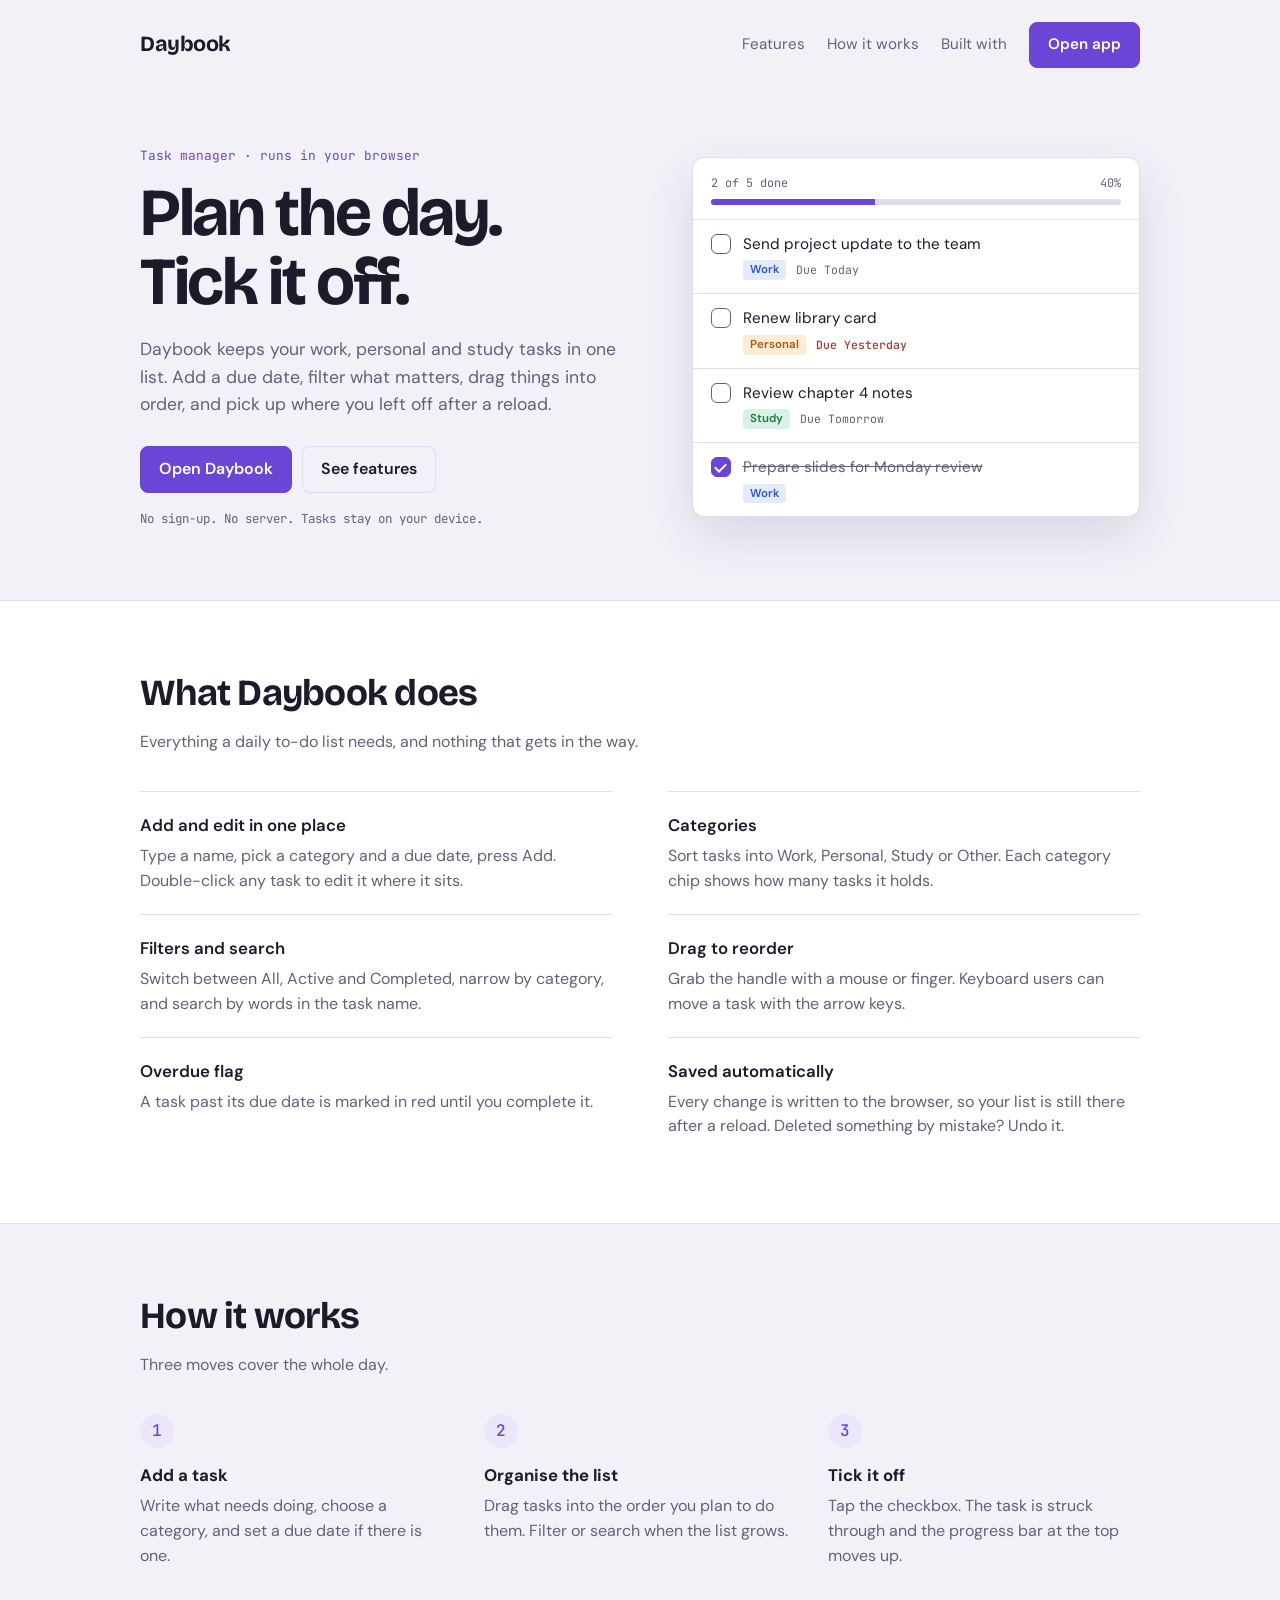
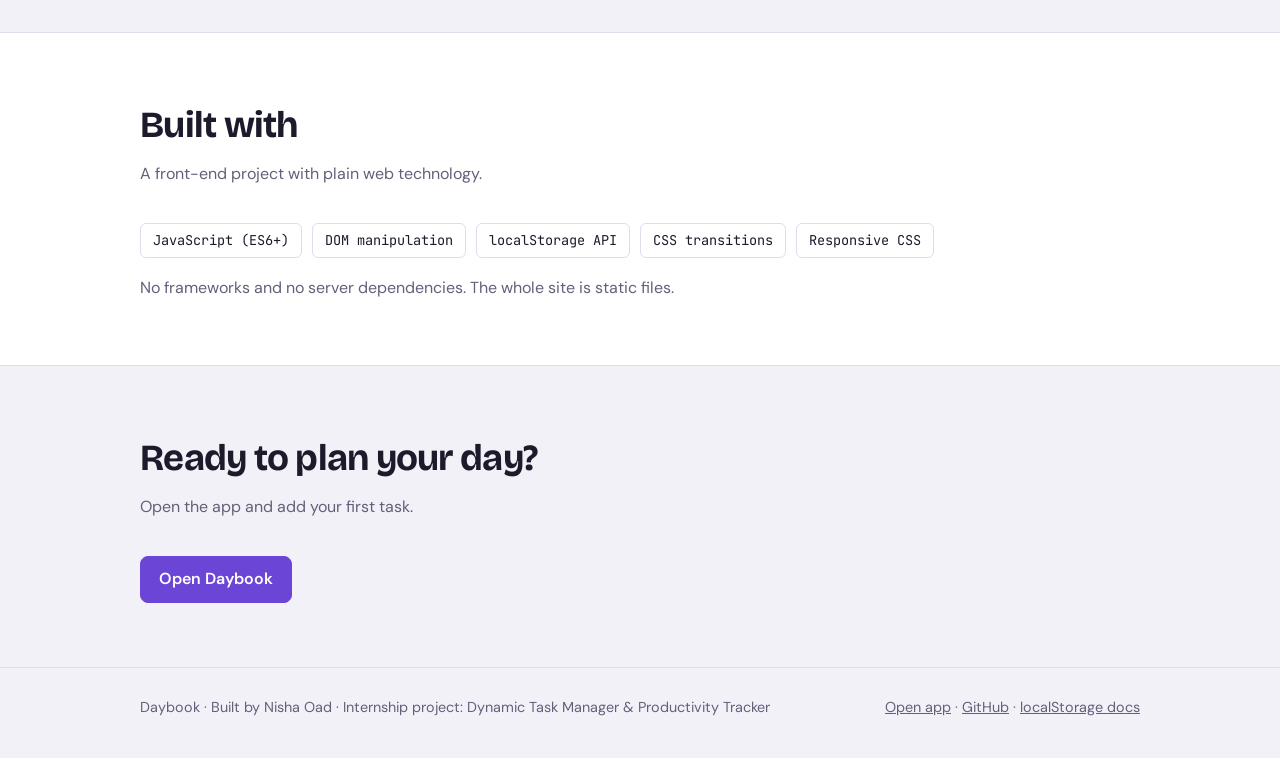
<file: index.html>
<!DOCTYPE html>
<html lang="en">
<head>
  <meta charset="UTF-8">
  <meta name="viewport" content="width=device-width, initial-scale=1, viewport-fit=cover">
  <title>Daybook</title>
  <meta name="description" content="Daybook is a task manager that runs in your browser: categories, due dates, filters, search, drag-to-reorder and automatic saving.">
  <link rel="preconnect" href="https://fonts.googleapis.com">
  <link rel="preconnect" href="https://fonts.gstatic.com" crossorigin>
  <link rel="stylesheet" href="https://fonts.googleapis.com/css2?family=Bricolage+Grotesque:opsz,wght@12..96,600;12..96,700&family=DM+Sans:wght@400;500;600&family=JetBrains+Mono:wght@400;500&display=swap">
  <link rel="stylesheet" href="css/tokens.css">
  <link rel="stylesheet" href="css/landing.css">
</head>
<body>

  <header class="wrap nav">
    <a class="brand" href="index.html">Daybook</a>
    <nav class="nav-links" aria-label="Main">
      <a href="#features">Features</a>
      <a href="#how">How it works</a>
      <a href="#built">Built with</a>
      <a class="btn" href="app.html">Open app</a>
    </nav>
  </header>

  <main>
    <div class="wrap hero">
      <div>
        <p class="eyebrow">Task manager &middot; runs in your browser</p>
        <h1>Plan the day. Tick it off.</h1>
        <p class="lead">Daybook keeps your work, personal and study tasks in one list. Add a due date, filter what matters, drag things into order, and pick up where you left off after a reload.</p>
        <div class="cta">
          <a class="btn" href="app.html">Open Daybook</a>
          <a class="btn ghost" href="#features">See features</a>
        </div>
        <p class="fine">No sign-up. No server. Tasks stay on your device.</p>
      </div>

      <div class="preview" aria-hidden="true">
        <div class="pv-top">
          <div class="row"><span>2 of 5 done</span><span>40%</span></div>
          <div class="pv-bar"><i></i></div>
        </div>
        <div class="pv-row">
          <span class="pv-check"></span>
          <div>
            <div class="pv-title">Send project update to the team</div>
            <div class="pv-meta"><span class="pill work">Work</span><span>Due Today</span></div>
          </div>
        </div>
        <div class="pv-row">
          <span class="pv-check"></span>
          <div>
            <div class="pv-title">Renew library card</div>
            <div class="pv-meta"><span class="pill personal">Personal</span><span class="late">Due Yesterday</span></div>
          </div>
        </div>
        <div class="pv-row">
          <span class="pv-check"></span>
          <div>
            <div class="pv-title">Review chapter 4 notes</div>
            <div class="pv-meta"><span class="pill study">Study</span><span>Due Tomorrow</span></div>
          </div>
        </div>
        <div class="pv-row done">
          <span class="pv-check"></span>
          <div>
            <div class="pv-title">Prepare slides for Monday review</div>
            <div class="pv-meta"><span class="pill work">Work</span></div>
          </div>
        </div>
      </div>
    </div>

    <section id="features" class="band">
      <div class="wrap">
        <h2>What Daybook does</h2>
        <p class="sub">Everything a daily to-do list needs, and nothing that gets in the way.</p>
        <div class="features">
          <div class="feature">
            <h3>Add and edit in one place</h3>
            <p>Type a name, pick a category and a due date, press Add. Double-click any task to edit it where it sits.</p>
          </div>
          <div class="feature">
            <h3>Categories</h3>
            <p>Sort tasks into Work, Personal, Study or Other. Each category chip shows how many tasks it holds.</p>
          </div>
          <div class="feature">
            <h3>Filters and search</h3>
            <p>Switch between All, Active and Completed, narrow by category, and search by words in the task name.</p>
          </div>
          <div class="feature">
            <h3>Drag to reorder</h3>
            <p>Grab the handle with a mouse or finger. Keyboard users can move a task with the arrow keys.</p>
          </div>
          <div class="feature">
            <h3>Overdue flag</h3>
            <p>A task past its due date is marked in red until you complete it.</p>
          </div>
          <div class="feature">
            <h3>Saved automatically</h3>
            <p>Every change is written to the browser, so your list is still there after a reload. Deleted something by mistake? Undo it.</p>
          </div>
        </div>
      </div>
    </section>

    <section id="how">
      <div class="wrap">
        <h2>How it works</h2>
        <p class="sub">Three moves cover the whole day.</p>
        <ol class="steps">
          <li>
            <h3>Add a task</h3>
            <p>Write what needs doing, choose a category, and set a due date if there is one.</p>
          </li>
          <li>
            <h3>Organise the list</h3>
            <p>Drag tasks into the order you plan to do them. Filter or search when the list grows.</p>
          </li>
          <li>
            <h3>Tick it off</h3>
            <p>Tap the checkbox. The task is struck through and the progress bar at the top moves up.</p>
          </li>
        </ol>
      </div>
    </section>

    <section id="built" class="band">
      <div class="wrap">
        <h2>Built with</h2>
        <p class="sub">A front-end project with plain web technology.</p>
        <ul class="stack">
          <li>JavaScript (ES6+)</li>
          <li>DOM manipulation</li>
          <li>localStorage API</li>
          <li>CSS transitions</li>
          <li>Responsive CSS</li>
        </ul>
        <p class="stack-note">No frameworks and no server dependencies. The whole site is static files.</p>
      </div>
    </section>

    <section class="closing">
      <div class="wrap">
        <h2>Ready to plan your day?</h2>
        <p class="sub">Open the app and add your first task.</p>
        <div class="cta"><a class="btn" href="app.html">Open Daybook</a></div>
      </div>
    </section>
  </main>

  <footer>
    <div class="wrap">
      <span>Daybook &middot; Built by Nisha Oad &middot; Internship project: Dynamic Task Manager &amp; Productivity Tracker</span>
      <span><a href="app.html">Open app</a> &middot; <a href="https://github.com/oadnisha805-spec" target="_blank" rel="noopener">GitHub</a> &middot; <a href="https://developer.mozilla.org/en-US/docs/Web/API/Window/localStorage" target="_blank" rel="noopener">localStorage docs</a></span>
    </div>
  </footer>

</body>
</html>
</file>
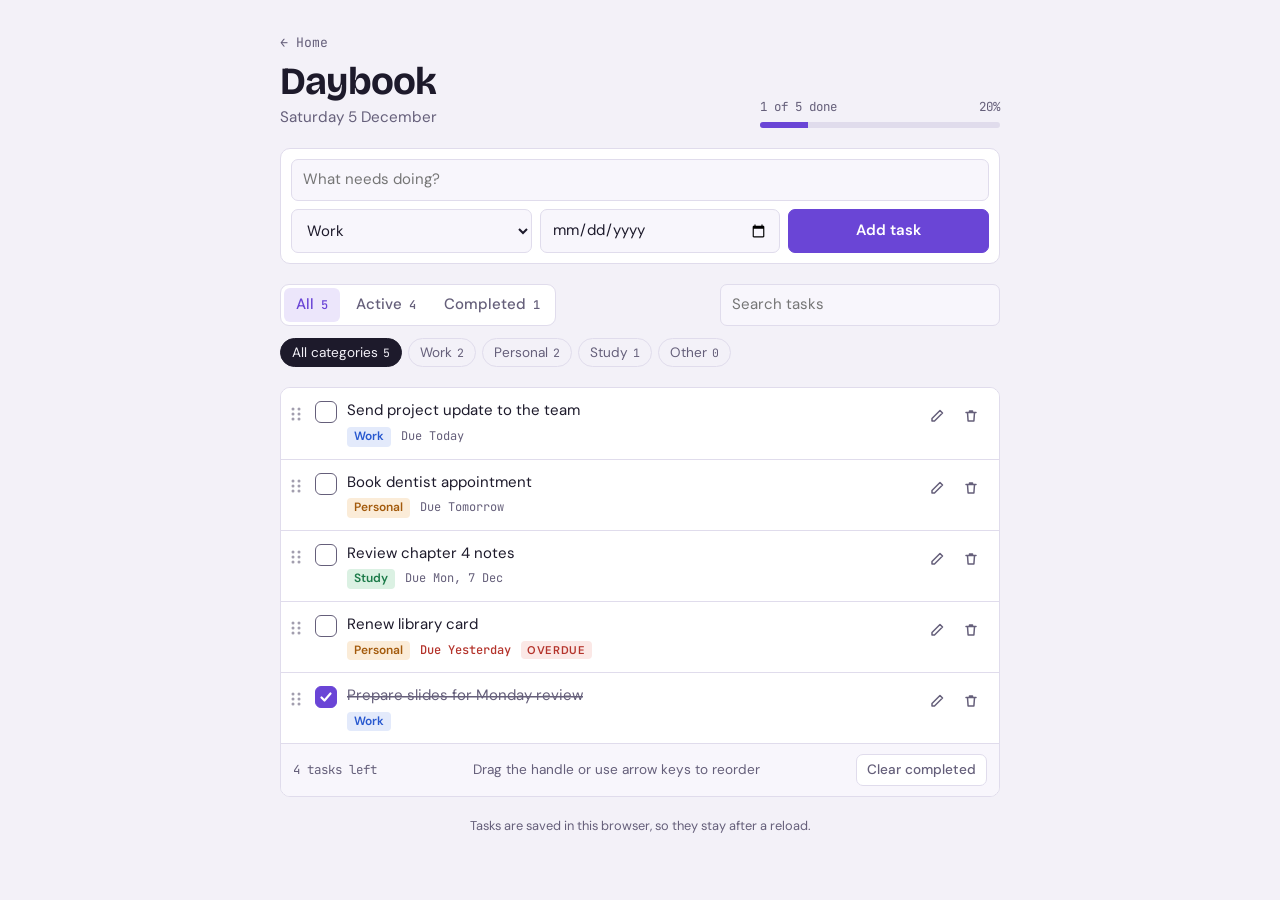
<file: app.html>
<!DOCTYPE html>
<html lang="en">
<head>
  <meta charset="UTF-8">
  <meta name="viewport" content="width=device-width, initial-scale=1, viewport-fit=cover">
  <title>Daybook App</title>
  <meta name="description" content="A simple task manager with categories, due dates, filters and drag-to-reorder.">
  <link rel="preconnect" href="https://fonts.googleapis.com">
  <link rel="preconnect" href="https://fonts.gstatic.com" crossorigin>
  <link rel="stylesheet" href="https://fonts.googleapis.com/css2?family=Bricolage+Grotesque:opsz,wght@12..96,600;12..96,700&family=DM+Sans:wght@400;500;600&family=JetBrains+Mono:wght@400;500&display=swap">
  <link rel="stylesheet" href="css/tokens.css">
  <link rel="stylesheet" href="css/app.css">
</head>
<body>
<main class="app">
  <header class="head">
    <div>
      <a class="home" href="index.html">&larr; Home</a>
      <h1>Daybook</h1>
      <p class="today" id="today"></p>
    </div>
    <div class="progress">
      <div class="progress-label"><span id="progText">0 of 0 done</span><span id="progPct">0%</span></div>
      <div class="bar" role="progressbar" aria-label="Tasks completed" aria-valuemin="0" aria-valuemax="100" aria-valuenow="0" id="progBar"><i id="progFill"></i></div>
    </div>
  </header>

  <form class="add" id="addForm" novalidate>
    <input class="field title-in" id="newTitle" type="text" placeholder="What needs doing?" aria-label="Task name" maxlength="140" autocomplete="off">
    <select class="field" id="newCat" aria-label="Category">
      <option>Work</option><option>Personal</option><option>Study</option><option>Other</option>
    </select>
    <input class="field" id="newDue" type="date" aria-label="Due date">
    <button class="btn primary" type="submit">Add task</button>
    <p class="hint" id="addHint" role="alert"></p>
  </form>

  <section aria-label="Filters" style="display:flex;flex-direction:column;gap:12px">
    <div class="bar-row">
      <div class="tabs" role="group" aria-label="Filter by status">
        <button class="tab" type="button" data-filter="all" aria-pressed="true">All <span class="n" id="nAll">0</span></button>
        <button class="tab" type="button" data-filter="active" aria-pressed="false">Active <span class="n" id="nActive">0</span></button>
        <button class="tab" type="button" data-filter="done" aria-pressed="false">Completed <span class="n" id="nDone">0</span></button>
      </div>
      <div class="search"><input class="field" id="search" type="search" placeholder="Search tasks" aria-label="Search tasks"></div>
    </div>
    <div class="cats" id="cats" role="group" aria-label="Filter by category"></div>
  </section>

  <section class="panel" aria-label="Tasks">
    <ul id="list"></ul>
    <div class="empty" id="empty" hidden></div>
    <div class="foot">
      <span class="count" id="left">0 left</span>
      <span>Drag the handle or use arrow keys to reorder</span>
      <button class="btn" type="button" id="clearDone">Clear completed</button>
    </div>
  </section>
  <p class="note">Tasks are saved in this browser, so they stay after a reload.</p>
</main>
<div id="toastHost"></div>

  <script src="js/app.js"></script>
</body>
</html>
</file>
<file: css/tokens.css>
/* Design tokens shared by every page. Light values on :root, dark values for system and explicit dark theme. */
/* Layout: one centered column. Header with date and progress, a compact add bar, filter tabs + search, then a single ruled list. */
:root {
  --bg: #f3f1f8;
  --surface: #ffffff;
  --surface-2: #f8f6fc;
  --line: #e0dcec;
  --fg: #1d1a2b;
  --muted: #655f7a;
  --accent: #6a45d6;
  --accent-ink: #ffffff;
  --accent-soft: #ece6fb;
  --danger: #b4332b;
  --danger-soft: #fbe8e6;
  --c-work: #2858cf;       --c-work-bg: #e3eafb;
  --c-personal: #a35a0c;   --c-personal-bg: #fbecd8;
  --c-study: #1b7a48;      --c-study-bg: #dbf1e3;
  --c-other: #546471;      --c-other-bg: #e6eaee;
  --font-display: "Bricolage Grotesque", "Avenir Next", "Segoe UI", sans-serif;
  --font-body: "DM Sans", "Segoe UI", system-ui, sans-serif;
  --font-mono: "JetBrains Mono", ui-monospace, "SFMono-Regular", Menlo, monospace;
}
@media (prefers-color-scheme: dark) {
  :root:not([data-theme="light"]) {
    --bg: #13111c;
    --surface: #1c1928;
    --surface-2: #232034;
    --line: #302c45;
    --fg: #ebe8f5;
    --muted: #a29cbb;
    --accent: #a58bff;
    --accent-ink: #1a0f3d;
    --accent-soft: #2b2350;
    --danger: #f18d85;
    --danger-soft: #3b201f;
    --c-work: #93b3ff;     --c-work-bg: #1c2a4d;
    --c-personal: #f2b566; --c-personal-bg: #3d2d15;
    --c-study: #72d79d;    --c-study-bg: #163a28;
    --c-other: #a9b8c3;    --c-other-bg: #26333c;
    color-scheme: dark;
  }
}
:root[data-theme="dark"] {
  --bg: #13111c;
  --surface: #1c1928;
  --surface-2: #232034;
  --line: #302c45;
  --fg: #ebe8f5;
  --muted: #a29cbb;
  --accent: #a58bff;
  --accent-ink: #1a0f3d;
  --accent-soft: #2b2350;
  --danger: #f18d85;
  --danger-soft: #3b201f;
  --c-work: #93b3ff;     --c-work-bg: #1c2a4d;
  --c-personal: #f2b566; --c-personal-bg: #3d2d15;
  --c-study: #72d79d;    --c-study-bg: #163a28;
  --c-other: #a9b8c3;    --c-other-bg: #26333c;
  color-scheme: dark;
}
</file>
<file: css/landing.css>
* { box-sizing: border-box; }
html { scroll-behavior: smooth; }
body {
  margin: 0;
  background: var(--bg);
  color: var(--fg);
  font-family: var(--font-body);
  font-size: 16px;
  line-height: 1.55;
}
a { color: inherit; }
:focus-visible { outline: 2px solid var(--accent); outline-offset: 3px; }

.wrap {
  max-width: 1040px;
  margin: 0 auto;
  padding-left: max(20px, env(safe-area-inset-left, 0px));
  padding-right: max(20px, env(safe-area-inset-right, 0px));
}

/* Nav */
.nav { display: flex; align-items: center; justify-content: space-between; gap: 16px; padding-block: 22px; }
.brand { font-family: var(--font-display); font-weight: 700; font-size: 1.35rem; letter-spacing: -0.02em; text-decoration: none; }
.nav-links { display: flex; align-items: center; gap: 22px; font-size: 0.95rem; }
.nav-links a { text-decoration: none; color: var(--muted); }
.nav-links a:hover { color: var(--fg); }
.nav-links .btn { color: var(--accent-ink); }

.btn { display: inline-block; border: 1px solid var(--accent); background: var(--accent); color: var(--accent-ink); border-radius: 8px; padding: 10px 18px; font-weight: 600; text-decoration: none; }
.btn:hover { filter: brightness(1.07); }
.btn.ghost { background: transparent; color: var(--fg); border-color: var(--line); }
.btn.ghost:hover { background: var(--surface); filter: none; }

/* Hero */
.hero { display: grid; grid-template-columns: 1.05fr 0.95fr; gap: 56px; align-items: center; padding-block: 56px 72px; }
.eyebrow { font-family: var(--font-mono); font-size: 0.8rem; color: var(--accent); margin: 0 0 14px; }
.hero h1 { margin: 0; font-family: var(--font-display); font-weight: 700; font-size: clamp(2.5rem, 6.4vw, 4.2rem); line-height: 1.02; letter-spacing: -0.035em; text-wrap: balance; }
.lead { margin: 20px 0 0; max-width: 46ch; color: var(--muted); font-size: 1.1rem; }
.cta { display: flex; flex-wrap: wrap; gap: 10px; margin-top: 28px; }
.fine { margin: 16px 0 0; font-family: var(--font-mono); font-size: 0.78rem; color: var(--muted); }

/* Static preview of the app */
.preview { background: var(--surface); border: 1px solid var(--line); border-radius: 12px; overflow: hidden; box-shadow: 0 18px 50px rgba(30, 20, 70, 0.12); min-width: 0; }
.pv-top { padding: 16px 18px 14px; border-bottom: 1px solid var(--line); }
.pv-top .row { display: flex; justify-content: space-between; font-family: var(--font-mono); font-size: 0.74rem; color: var(--muted); margin-bottom: 7px; }
.pv-bar { height: 6px; background: var(--line); border-radius: 3px; overflow: hidden; }
.pv-bar i { display: block; height: 100%; width: 40%; background: var(--accent); }
.pv-row { display: flex; align-items: flex-start; gap: 12px; padding: 13px 18px; border-bottom: 1px solid var(--line); }
.pv-row:last-child { border-bottom: 0; }
.pv-check { flex: none; width: 20px; height: 20px; border: 1.8px solid var(--muted); border-radius: 6px; margin-top: 1px; display: grid; place-items: center; }
.pv-row.done .pv-check { background: var(--accent); border-color: var(--accent); }
.pv-row.done .pv-check::after { content: ""; width: 5px; height: 9px; border: solid var(--accent-ink); border-width: 0 2px 2px 0; transform: translateY(-1px) rotate(45deg); }
.pv-title { font-size: 0.95rem; }
.pv-row.done .pv-title { color: var(--muted); text-decoration: line-through; }
.pv-meta { display: flex; flex-wrap: wrap; gap: 4px 10px; align-items: center; margin-top: 4px; font-family: var(--font-mono); font-size: 0.72rem; color: var(--muted); }
.pill { font-family: var(--font-body); font-size: 0.72rem; font-weight: 600; border-radius: 4px; padding: 1px 7px; }
.pill.work { color: var(--c-work); background: var(--c-work-bg); }
.pill.personal { color: var(--c-personal); background: var(--c-personal-bg); }
.pill.study { color: var(--c-study); background: var(--c-study-bg); }
.late { color: var(--danger); font-weight: 500; }

/* Sections */
section { padding-block: 64px; }
.band { background: var(--surface); border-block: 1px solid var(--line); }
h2 { margin: 0 0 8px; font-family: var(--font-display); font-weight: 700; font-size: clamp(1.7rem, 3.6vw, 2.3rem); letter-spacing: -0.02em; text-wrap: balance; }
.sub { margin: 0 0 36px; color: var(--muted); max-width: 56ch; }

.features { display: grid; grid-template-columns: repeat(2, minmax(0, 1fr)); gap: 0 56px; }
.feature { padding: 20px 0; border-top: 1px solid var(--line); }
.feature h3 { margin: 0 0 6px; font-size: 1.05rem; font-weight: 600; }
.feature p { margin: 0; color: var(--muted); }

.steps { display: grid; grid-template-columns: repeat(3, minmax(0, 1fr)); gap: 32px; counter-reset: step; list-style: none; padding: 0; margin: 0; }
.steps li { counter-increment: step; }
.steps li::before { content: counter(step); display: grid; place-items: center; width: 34px; height: 34px; border-radius: 50%; background: var(--accent-soft); color: var(--accent); font-family: var(--font-mono); font-weight: 500; margin-bottom: 14px; }
.steps h3 { margin: 0 0 6px; font-size: 1.05rem; }
.steps p { margin: 0; color: var(--muted); }

.stack { display: flex; flex-wrap: wrap; gap: 10px; margin: 0; padding: 0; list-style: none; }
.stack li { font-family: var(--font-mono); font-size: 0.85rem; border: 1px solid var(--line); background: var(--surface); border-radius: 6px; padding: 6px 12px; }
.stack-note { margin: 18px 0 0; color: var(--muted); }

.closing { text-align: left; }
.closing .cta { margin-top: 20px; }

footer { border-top: 1px solid var(--line); padding-block: 28px 40px; color: var(--muted); font-size: 0.9rem; }
footer .wrap { display: flex; flex-wrap: wrap; justify-content: space-between; gap: 8px 24px; }
footer a { color: var(--muted); }
footer a:hover { color: var(--fg); }

@media (max-width: 820px) {
  .hero { grid-template-columns: minmax(0, 1fr); gap: 40px; padding-block: 32px 48px; }
  .features { grid-template-columns: minmax(0, 1fr); }
  .steps { grid-template-columns: minmax(0, 1fr); gap: 26px; }
  section { padding-block: 48px; }
}
@media (max-width: 480px) {
  .nav-links a:not(.btn) { display: none; }
}
@media (prefers-reduced-motion: reduce) {
  html { scroll-behavior: auto; }
}
</file>
<file: css/app.css>
* { box-sizing: border-box; }
body {
  margin: 0;
  background: var(--bg);
  color: var(--fg);
  font-family: var(--font-body);
  font-size: 15px;
  line-height: 1.45;
  padding-block: 32px 56px;
  padding-left: max(16px, env(safe-area-inset-left, 0px));
  padding-right: max(16px, env(safe-area-inset-right, 0px));
}
button, input, select { font: inherit; color: inherit; }
button { cursor: pointer; }
:focus-visible { outline: 2px solid var(--accent); outline-offset: 2px; }

.app { max-width: 720px; margin: 0 auto; display: flex; flex-direction: column; gap: 20px; }

/* Header */
.head { display: flex; flex-wrap: wrap; align-items: flex-end; justify-content: space-between; gap: 12px 24px; }
.head h1 { margin: 0; font-family: var(--font-display); font-weight: 700; font-size: 2.4rem; line-height: 1; letter-spacing: -0.02em; text-wrap: balance; }
.head .today { margin: 6px 0 0; color: var(--muted); font-size: 0.95rem; }
.progress { min-width: 180px; flex: 0 1 240px; }
.progress-label { display: flex; justify-content: space-between; font-family: var(--font-mono); font-size: 0.78rem; color: var(--muted); margin-bottom: 6px; }
.bar { height: 6px; background: var(--line); border-radius: 3px; overflow: hidden; }
.bar > i { display: block; height: 100%; width: 0; background: var(--accent); transition: width 0.4s ease; }

/* Add bar */
.add { display: flex; flex-wrap: wrap; gap: 8px; background: var(--surface); border: 1px solid var(--line); border-radius: 10px; padding: 10px; }
.add .title-in { flex: 1 1 100%; min-width: 0; }
.field { background: var(--surface-2); border: 1px solid var(--line); border-radius: 7px; padding: 9px 11px; min-width: 0; }
.field:focus-visible { outline-offset: 0; border-color: var(--accent); }
.add select, .add input[type="date"] { flex: 1 1 130px; }
.btn { border: 1px solid var(--line); background: var(--surface); border-radius: 7px; padding: 9px 14px; font-weight: 500; }
.btn:hover { background: var(--surface-2); }
.btn.primary { background: var(--accent); border-color: var(--accent); color: var(--accent-ink); font-weight: 600; }
.btn.primary:hover { filter: brightness(1.06); }
.btn:disabled { opacity: 0.45; cursor: default; }
.add .btn.primary { flex: 1 1 90px; }
.hint { flex: 1 1 100%; margin: 0; font-size: 0.85rem; color: var(--danger); min-height: 0; }
.hint:empty { display: none; }
.add.shake { animation: shake 0.3s; }

/* Toolbar */
.bar-row { display: flex; flex-wrap: wrap; align-items: center; justify-content: space-between; gap: 10px 16px; }
.tabs { display: flex; gap: 4px; background: var(--surface); border: 1px solid var(--line); border-radius: 9px; padding: 3px; }
.tab { border: 0; background: transparent; border-radius: 6px; padding: 6px 12px; color: var(--muted); font-weight: 500; display: flex; gap: 7px; align-items: baseline; }
.tab .n { font-family: var(--font-mono); font-size: 0.75rem; }
.tab[aria-pressed="true"] { background: var(--accent-soft); color: var(--accent); }
.search { flex: 1 1 180px; max-width: 280px; }
.search input { width: 100%; }
.cats { display: flex; flex-wrap: wrap; gap: 6px; }
.chip { border: 1px solid var(--line); background: transparent; border-radius: 999px; padding: 4px 11px; font-size: 0.85rem; color: var(--muted); }
.chip .n { font-family: var(--font-mono); font-size: 0.72rem; margin-left: 5px; }
.chip[aria-pressed="true"] { background: var(--fg); border-color: var(--fg); color: var(--bg); }

/* List */
.panel { background: var(--surface); border: 1px solid var(--line); border-radius: 10px; overflow: hidden; }
#list { list-style: none; margin: 0; padding: 0; }
.task { display: flex; align-items: flex-start; gap: 10px; padding: 12px 12px 12px 6px; border-bottom: 1px solid var(--line); background: var(--surface); max-height: 400px; position: relative; }
.task:last-child { border-bottom: 0; }
.task.enter { animation: slidein 0.3s ease-out; }
.task.leaving { animation: leave 0.3s ease forwards; overflow: hidden; }
.task.dragging { background: var(--surface-2); box-shadow: 0 6px 20px rgba(0,0,0,0.18); z-index: 2; }
.grip { border: 0; background: transparent; color: var(--muted); padding: 4px 2px; margin-top: 1px; touch-action: none; cursor: grab; border-radius: 4px; opacity: 0.6; display: grid; place-items: center; }
.grip:hover, .grip:focus-visible { opacity: 1; }
.dragging .grip { cursor: grabbing; }
.check { flex: none; width: 22px; height: 22px; margin-top: 1px; border: 1.8px solid var(--muted); border-radius: 6px; background: transparent; display: grid; place-items: center; padding: 0; transition: background 0.15s, border-color 0.15s; }
.check:hover { border-color: var(--accent); }
.check svg { width: 14px; height: 14px; stroke: var(--accent-ink); opacity: 0; transform: scale(0.4); }
.done .check { background: var(--accent); border-color: var(--accent); }
.done .check svg { opacity: 1; animation: pop 0.3s ease-out forwards; }
.body { flex: 1; min-width: 0; }
.title { display: inline; overflow-wrap: anywhere; background: linear-gradient(currentColor, currentColor) 0 58% / 0% 1.5px no-repeat; transition: background-size 0.3s ease, color 0.3s; }
.done .title { background-size: 100% 1.5px; color: var(--muted); }
.meta { display: flex; flex-wrap: wrap; gap: 6px 10px; align-items: center; margin-top: 5px; }
.pill { font-size: 0.75rem; font-weight: 600; border-radius: 4px; padding: 1px 7px; }
.pill[data-cat="Work"] { color: var(--c-work); background: var(--c-work-bg); }
.pill[data-cat="Personal"] { color: var(--c-personal); background: var(--c-personal-bg); }
.pill[data-cat="Study"] { color: var(--c-study); background: var(--c-study-bg); }
.pill[data-cat="Other"] { color: var(--c-other); background: var(--c-other-bg); }
.due { font-family: var(--font-mono); font-size: 0.75rem; color: var(--muted); }
.overdue .due { color: var(--danger); font-weight: 500; }
.badge-over { font-size: 0.7rem; font-weight: 600; text-transform: uppercase; letter-spacing: 0.06em; color: var(--danger); background: var(--danger-soft); border-radius: 4px; padding: 1px 6px; }
.acts { display: flex; gap: 2px; flex: none; }
.icon-btn { border: 0; background: transparent; color: var(--muted); width: 32px; height: 32px; border-radius: 7px; display: grid; place-items: center; }
.icon-btn:hover { background: var(--surface-2); color: var(--fg); }
.icon-btn.del:hover { background: var(--danger-soft); color: var(--danger); }
.edit-form { flex: 1; display: flex; flex-wrap: wrap; gap: 8px; margin-left: 6px; min-width: 0; }
.edit-form .field:first-child { flex: 1 1 100%; }
.edit-form select, .edit-form input[type="date"] { flex: 1 1 130px; }
.task.editing { background: var(--surface-2); }

.empty { padding: 36px 20px; text-align: center; color: var(--muted); }
.empty strong { display: block; color: var(--fg); font-family: var(--font-display); font-size: 1.1rem; margin-bottom: 4px; }

.foot { display: flex; flex-wrap: wrap; align-items: center; justify-content: space-between; gap: 8px 16px; padding: 10px 12px; border-top: 1px solid var(--line); background: var(--surface-2); font-size: 0.85rem; color: var(--muted); }
.foot .count { font-family: var(--font-mono); font-size: 0.78rem; }
.foot .btn { padding: 5px 10px; font-size: 0.85rem; }
.note { margin: 0; font-size: 0.8rem; color: var(--muted); text-align: center; }

/* Toast */
.toast { position: fixed; left: 50%; bottom: calc(20px + env(safe-area-inset-bottom, 0px)); transform: translateX(-50%); background: var(--fg); color: var(--bg); border-radius: 9px; padding: 10px 12px 10px 16px; display: flex; align-items: center; gap: 14px; box-shadow: 0 8px 28px rgba(0,0,0,0.25); max-width: calc(100vw - 32px); z-index: 20; animation: toastin 0.25s ease-out; }
.toast button { border: 0; background: transparent; color: inherit; font-weight: 600; text-decoration: underline; padding: 2px 4px; }

@keyframes slidein { from { opacity: 0; transform: translateY(-8px); } to { opacity: 1; transform: none; } }
@keyframes toastin { from { opacity: 0; transform: translate(-50%, 8px); } to { opacity: 1; transform: translate(-50%, 0); } }
@keyframes leave {
  0% { opacity: 1; transform: none; }
  50% { opacity: 0; transform: translateX(18px); }
  100% { opacity: 0; transform: translateX(18px); max-height: 0; padding-block: 0; border-width: 0; }
}
@keyframes pop { 0% { transform: scale(0.4); } 60% { transform: scale(1.25); } 100% { transform: scale(1); } }
@keyframes shake { 25% { transform: translateX(-5px); } 75% { transform: translateX(5px); } }
@media (max-width: 480px) {
  .head h1 { font-size: 2rem; }
  .search { max-width: none; }
}
@media (prefers-reduced-motion: reduce) {
  *, *::before, *::after { animation: none !important; transition: none !important; }
}

.home { display: inline-block; margin-bottom: 10px; color: var(--muted); text-decoration: none; font-family: var(--font-mono); font-size: 0.82rem; }
.home:hover { color: var(--accent); }
</file>
